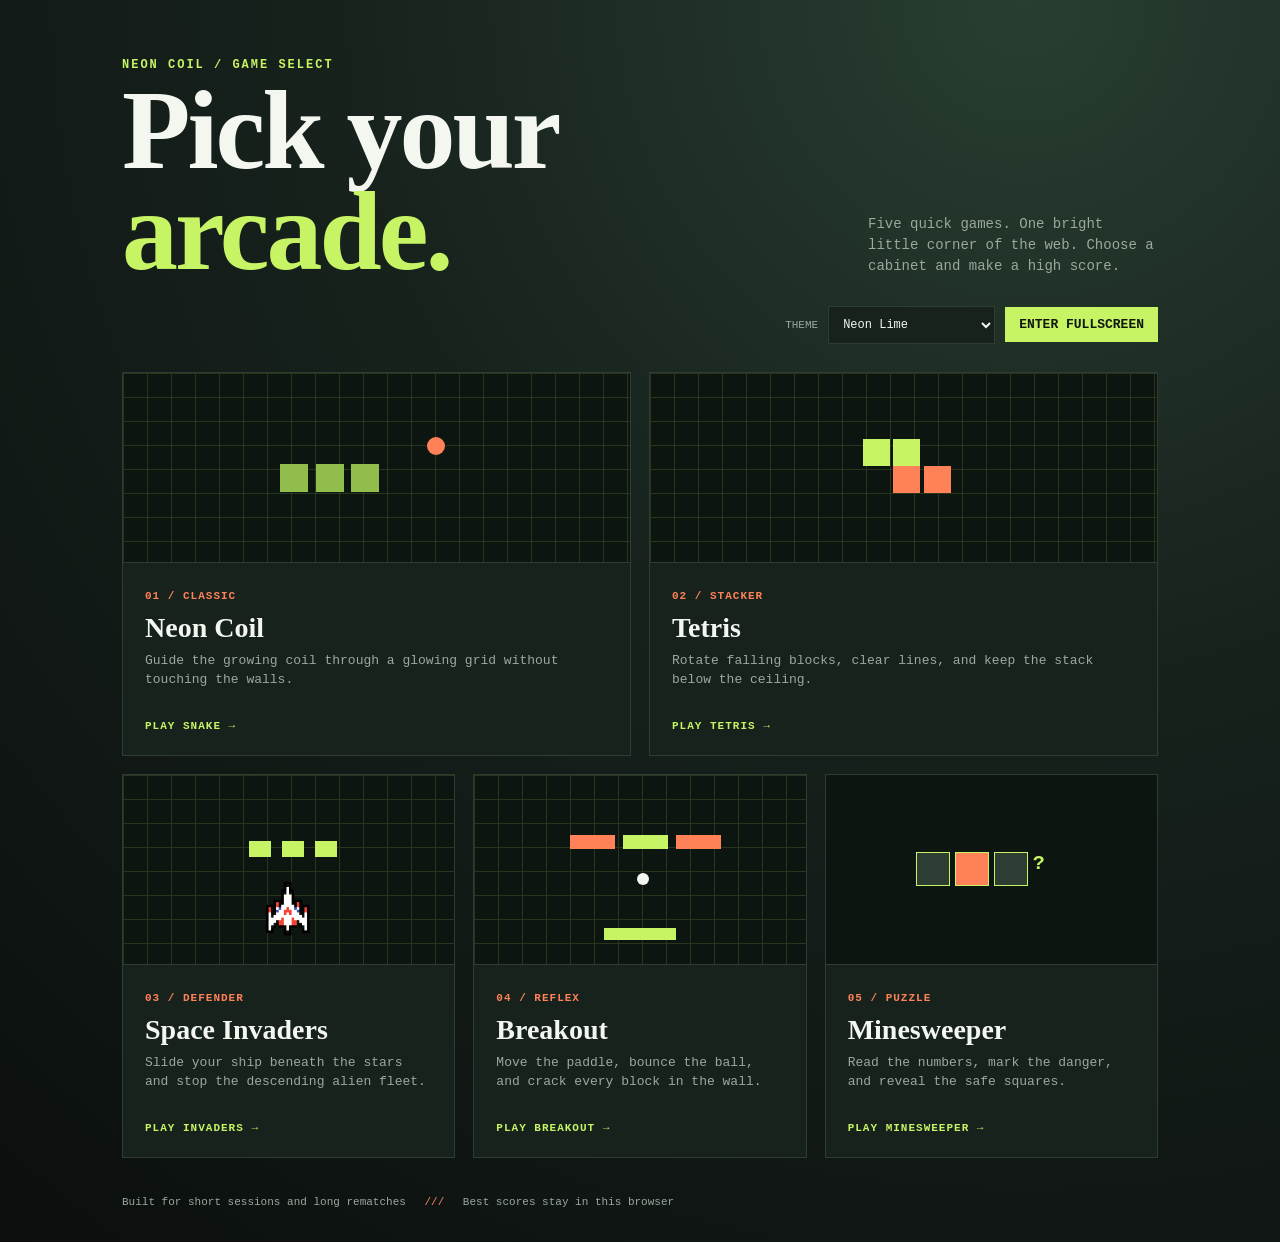
<file: index.html>
<!doctype html>
<html lang="en">
<head>
  <meta charset="utf-8">
  <meta name="viewport" content="width=device-width, initial-scale=1">
  <meta name="theme-color" content="#0b0f0d">
  <title>Neon Coil Arcade</title>
  <link rel="stylesheet" href="styles.css">
</head>
<body class="lobby">
  <main class="shell">
    <header class="lobby-header">
      <div>
        <p class="eyebrow">Neon Coil / Game Select</p>
        <h1>Pick your<br><em>arcade.</em></h1>
      </div>
      <p class="intro">Five quick games. One bright little corner of the web. Choose a cabinet and make a high score.</p>
    </header>
    <div class="lobby-tools" aria-label="Arcade settings">
      <label for="theme">Theme</label>
      <select id="theme" aria-label="Choose color theme"><option value="lime">Neon Lime</option><option value="ocean">Electric Ocean</option><option value="ember">Hot Ember</option><option value="cobalt">Cobalt Arcade</option><option value="coral">Coral Pop</option><option value="violet">Violet Pulse</option></select>
      <button id="fullscreen" type="button">ENTER FULLSCREEN</button>
    </div>
    <section class="game-grid" aria-label="Available games">
      <a class="game-card featured" href="snake.html"><div class="preview preview-snake" aria-hidden="true"><i></i><i></i><i></i><b></b></div><div class="card-copy"><span class="card-number">01 / CLASSIC</span><h2>Neon Coil</h2><p>Guide the growing coil through a glowing grid without touching the walls.</p><span class="play-link">PLAY SNAKE &rarr;</span></div></a>
      <a class="game-card" href="tetris.html"><div class="preview preview-tetris" aria-hidden="true"><i></i><i></i><b></b><em></em></div><div class="card-copy"><span class="card-number">02 / STACKER</span><h2>Tetris</h2><p>Rotate falling blocks, clear lines, and keep the stack below the ceiling.</p><span class="play-link">PLAY TETRIS &rarr;</span></div></a>
      <a class="game-card" href="space-invaders.html"><div class="preview preview-invaders" aria-hidden="true"><i></i><i></i><i></i><img src="Images/Space-Invaders-ship.png" alt=""></div><div class="card-copy"><span class="card-number">03 / DEFENDER</span><h2>Space Invaders</h2><p>Slide your ship beneath the stars and stop the descending alien fleet.</p><span class="play-link">PLAY INVADERS &rarr;</span></div></a>
      <a class="game-card" href="breakout.html"><div class="preview preview-breakout" aria-hidden="true"><i></i><i></i><i></i><b></b></div><div class="card-copy"><span class="card-number">04 / REFLEX</span><h2>Breakout</h2><p>Move the paddle, bounce the ball, and crack every block in the wall.</p><span class="play-link">PLAY BREAKOUT &rarr;</span></div></a>
      <a class="game-card" href="minesweeper.html"><div class="preview preview-mines" aria-hidden="true"><i></i><i></i><i></i><b>?</b></div><div class="card-copy"><span class="card-number">05 / PUZZLE</span><h2>Minesweeper</h2><p>Read the numbers, mark the danger, and reveal the safe squares.</p><span class="play-link">PLAY MINESWEEPER &rarr;</span></div></a>
    </section>
    <footer class="lobby-footer">Built for short sessions and long rematches <span>///</span> Best scores stay in this browser</footer>
  </main>
  <script src="arcade.js"></script>
</body>
</html>
</file>
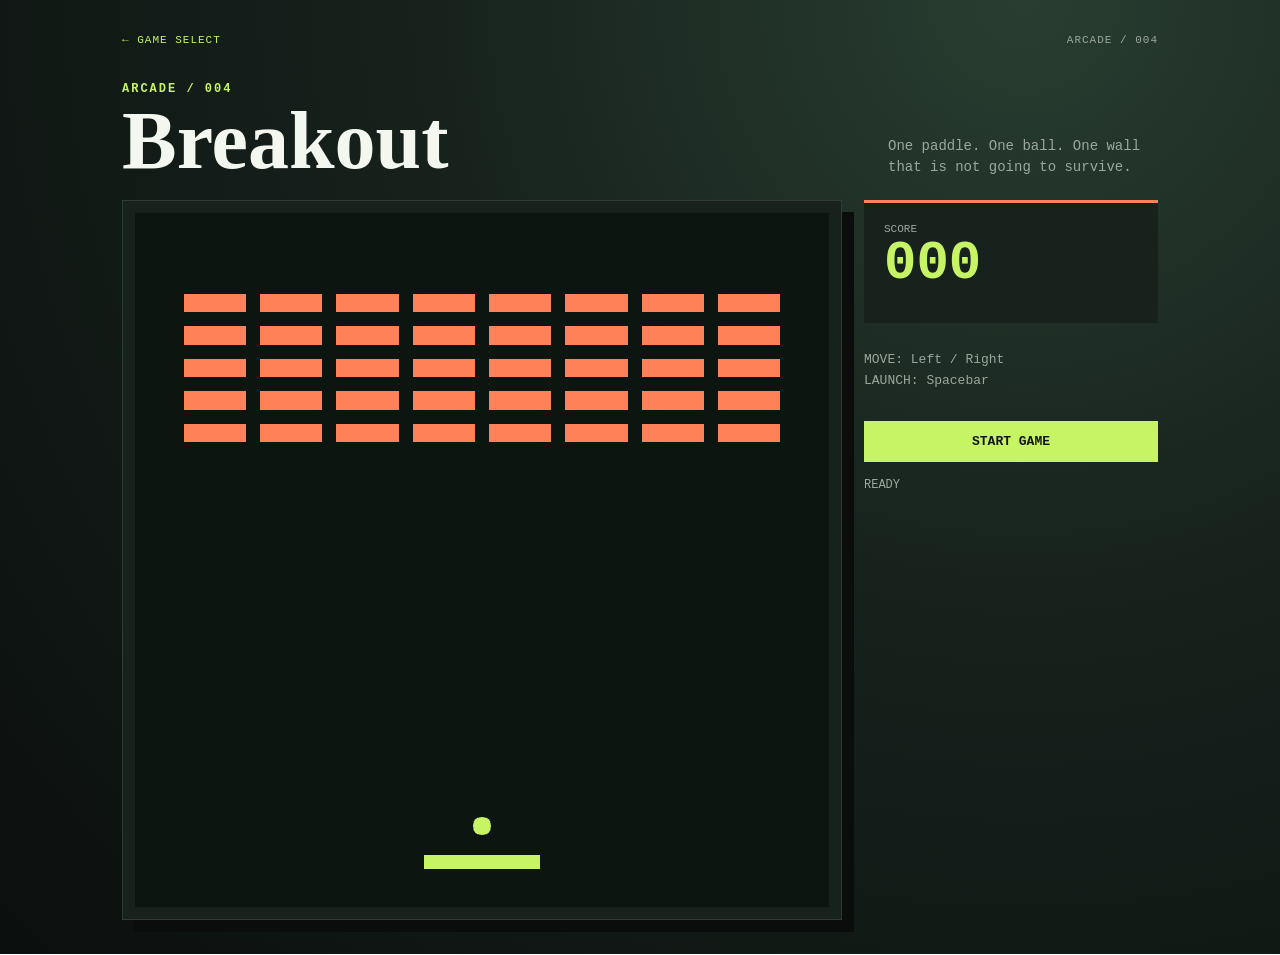
<file: breakout.html>
<!doctype html><html lang="en"><head><meta charset="utf-8"><meta name="viewport" content="width=device-width,initial-scale=1"><title>Breakout | Neon Coil Arcade</title><link rel="stylesheet" href="styles.css"></head><body class="game-page"><main class="shell"><nav class="arcade-nav"><a href="index.html">&larr; GAME SELECT</a><span>ARCADE / 004</span></nav><header class="masthead"><div><p class="eyebrow">Arcade / 004</p><h1>Breakout</h1></div><p class="intro">One paddle. One ball. One wall that is not going to survive.</p></header><section class="game-layout"><div class="board-frame"><canvas id="game" class="game-canvas" width="600" height="600" aria-label="Breakout game board"></canvas></div><aside class="sidebar"><div class="score-panel"><span>Score</span><strong id="score">000</strong></div><p class="game-note">MOVE: Left / Right<br>LAUNCH: Spacebar</p><button id="start">START GAME</button><p class="hint" id="status">READY</p></aside></section></main><script src="breakout.js"></script></body></html>
</file>
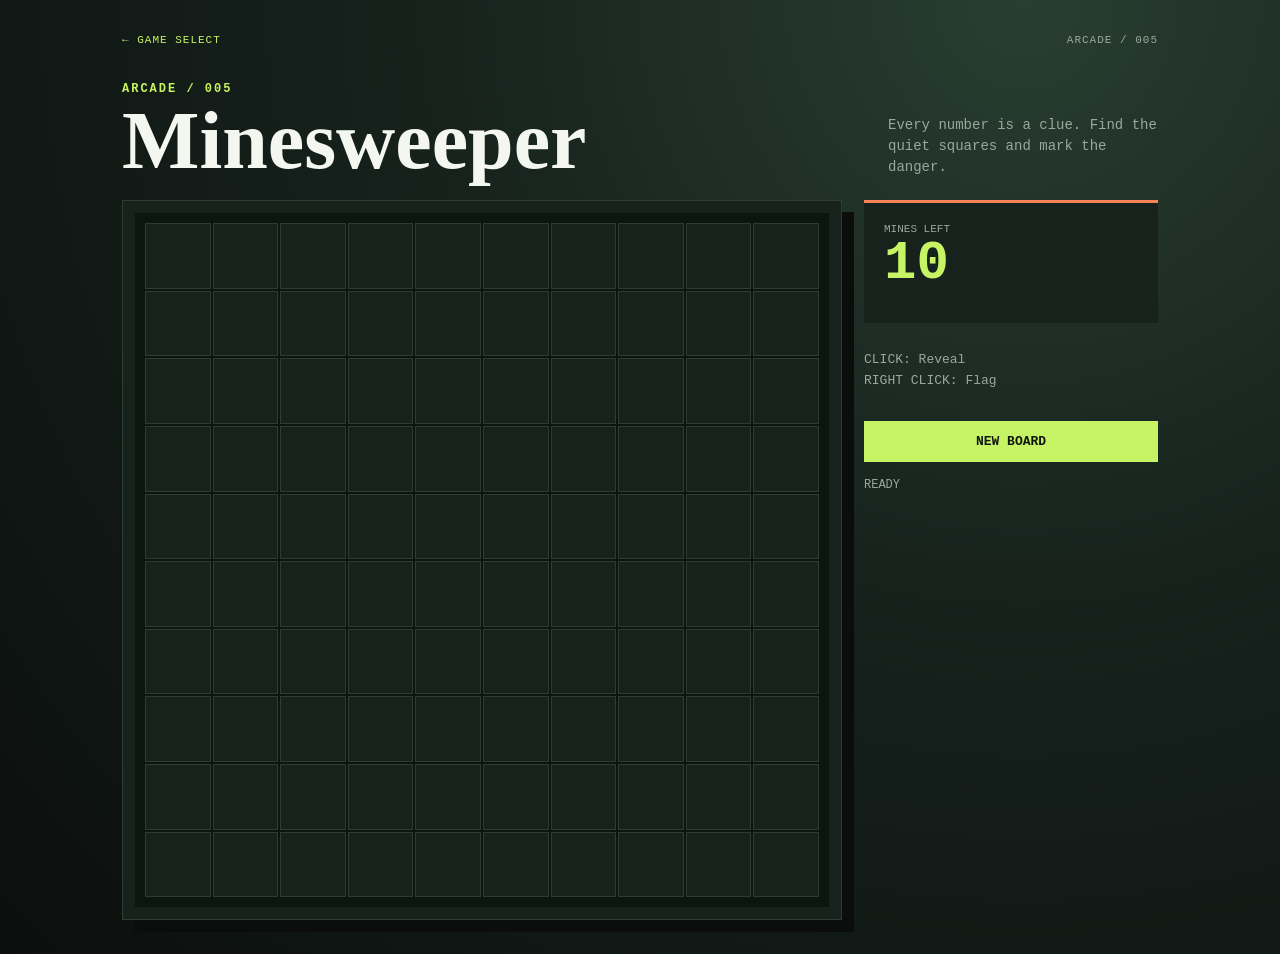
<file: minesweeper.html>
<!doctype html><html lang="en"><head><meta charset="utf-8"><meta name="viewport" content="width=device-width,initial-scale=1"><title>Minesweeper | Neon Coil Arcade</title><link rel="stylesheet" href="styles.css"></head><body class="game-page"><main class="shell"><nav class="arcade-nav"><a href="index.html">&larr; GAME SELECT</a><span>ARCADE / 005</span></nav><header class="masthead"><div><p class="eyebrow">Arcade / 005</p><h1>Minesweeper</h1></div><p class="intro">Every number is a clue. Find the quiet squares and mark the danger.</p></header><section class="game-layout"><div class="board-frame"><div id="board" class="grid-board" aria-label="Minesweeper board"></div></div><aside class="sidebar"><div class="score-panel"><span>Mines left</span><strong id="mines-left">10</strong></div><p class="game-note">CLICK: Reveal<br>RIGHT CLICK: Flag</p><button id="start">NEW BOARD</button><p class="hint" id="status">READY</p></aside></section></main><script src="minesweeper.js"></script></body></html>
</file>
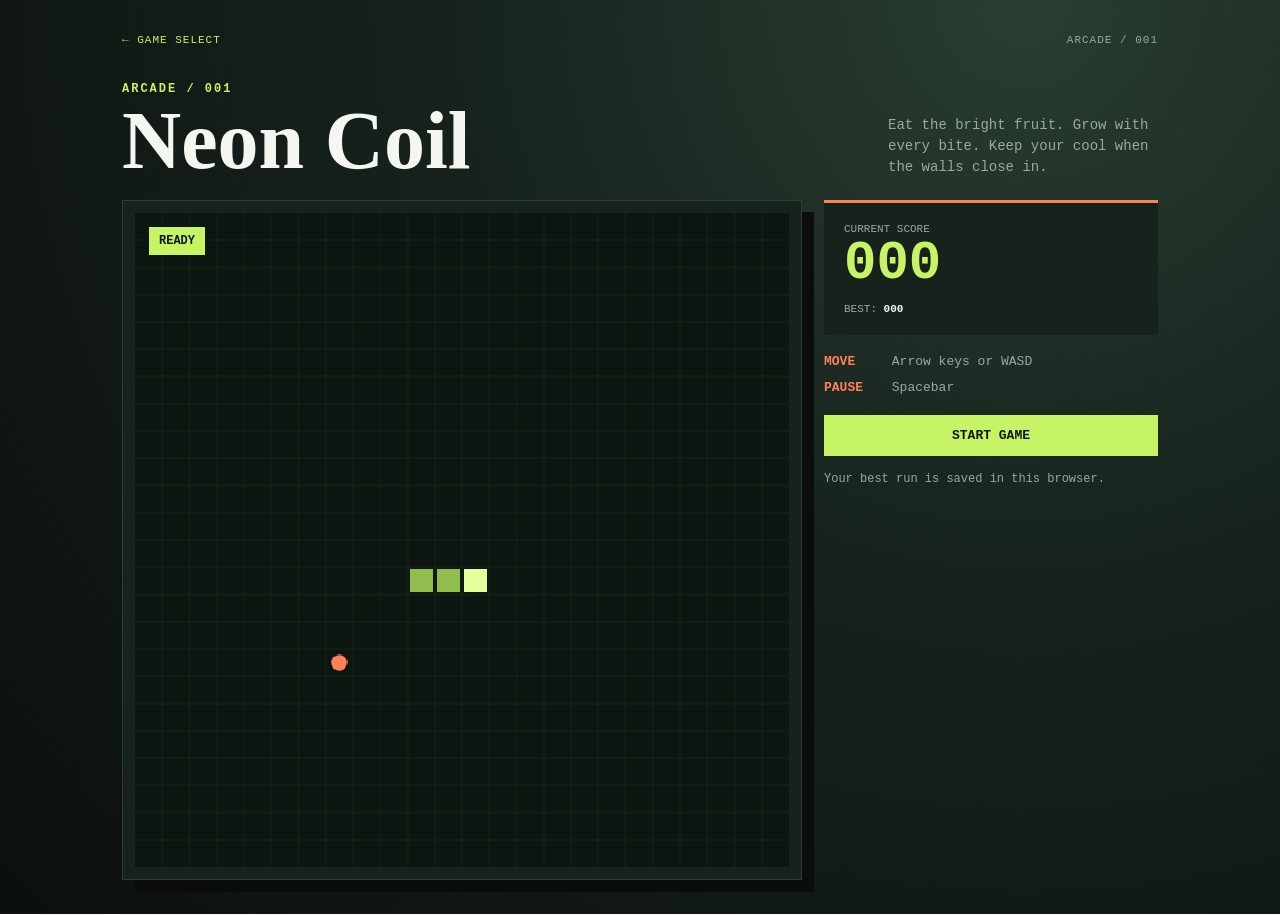
<file: snake.html>
<!doctype html>
<html lang="en"><head><meta charset="utf-8"><meta name="viewport" content="width=device-width, initial-scale=1"><meta name="theme-color" content="#0b0f0d"><title>Neon Coil | Snake</title><link rel="stylesheet" href="styles.css"></head>
<body><main class="shell"><nav class="arcade-nav"><a href="index.html">&larr; GAME SELECT</a><span>ARCADE / 001</span></nav><header class="masthead"><div><p class="eyebrow">Arcade / 001</p><h1>Neon Coil</h1></div><p class="intro">Eat the bright fruit. Grow with every bite. Keep your cool when the walls close in.</p></header><section class="game-layout" aria-label="Snake game"><div class="board-frame"><div class="status" id="status">READY</div><canvas id="game" width="600" height="600" aria-label="Snake game board"></canvas></div><aside class="sidebar"><div class="score-panel"><span>Current score</span><strong id="score">000</strong><small>Best: <b id="best">000</b></small></div><div class="controls"><span>MOVE</span> Arrow keys or WASD<br><span>PAUSE</span> Spacebar</div><button id="start" type="button">START GAME</button><p class="hint">Your best run is saved in this browser.</p></aside></section></main><script src="arcade.js"></script><script src="game.js"></script></body></html>
</file>
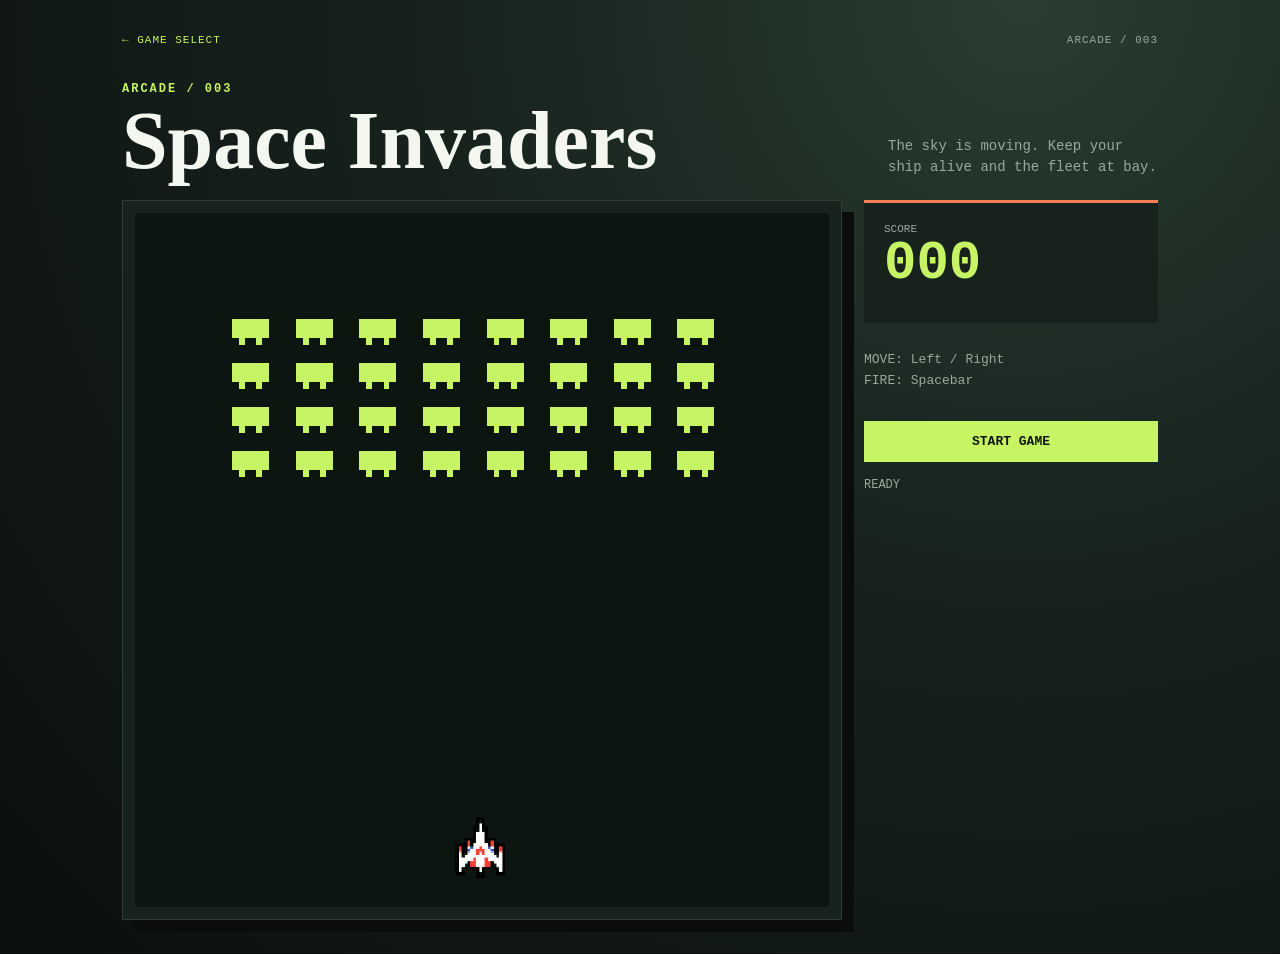
<file: space-invaders.html>
<!doctype html><html lang="en"><head><meta charset="utf-8"><meta name="viewport" content="width=device-width,initial-scale=1"><title>Space Invaders | Neon Coil Arcade</title><link rel="stylesheet" href="styles.css"></head><body class="game-page"><main class="shell"><nav class="arcade-nav"><a href="index.html">&larr; GAME SELECT</a><span>ARCADE / 003</span></nav><header class="masthead"><div><p class="eyebrow">Arcade / 003</p><h1>Space Invaders</h1></div><p class="intro">The sky is moving. Keep your ship alive and the fleet at bay.</p></header><section class="game-layout"><div class="board-frame"><canvas id="game" class="game-canvas" width="600" height="600" aria-label="Space Invaders game board"></canvas></div><aside class="sidebar"><div class="score-panel"><span>Score</span><strong id="score">000</strong></div><p class="game-note">MOVE: Left / Right<br>FIRE: Spacebar</p><button id="start">START GAME</button><p class="hint" id="status">READY</p></aside></section></main><script src="space-invaders.js"></script></body></html>
</file>
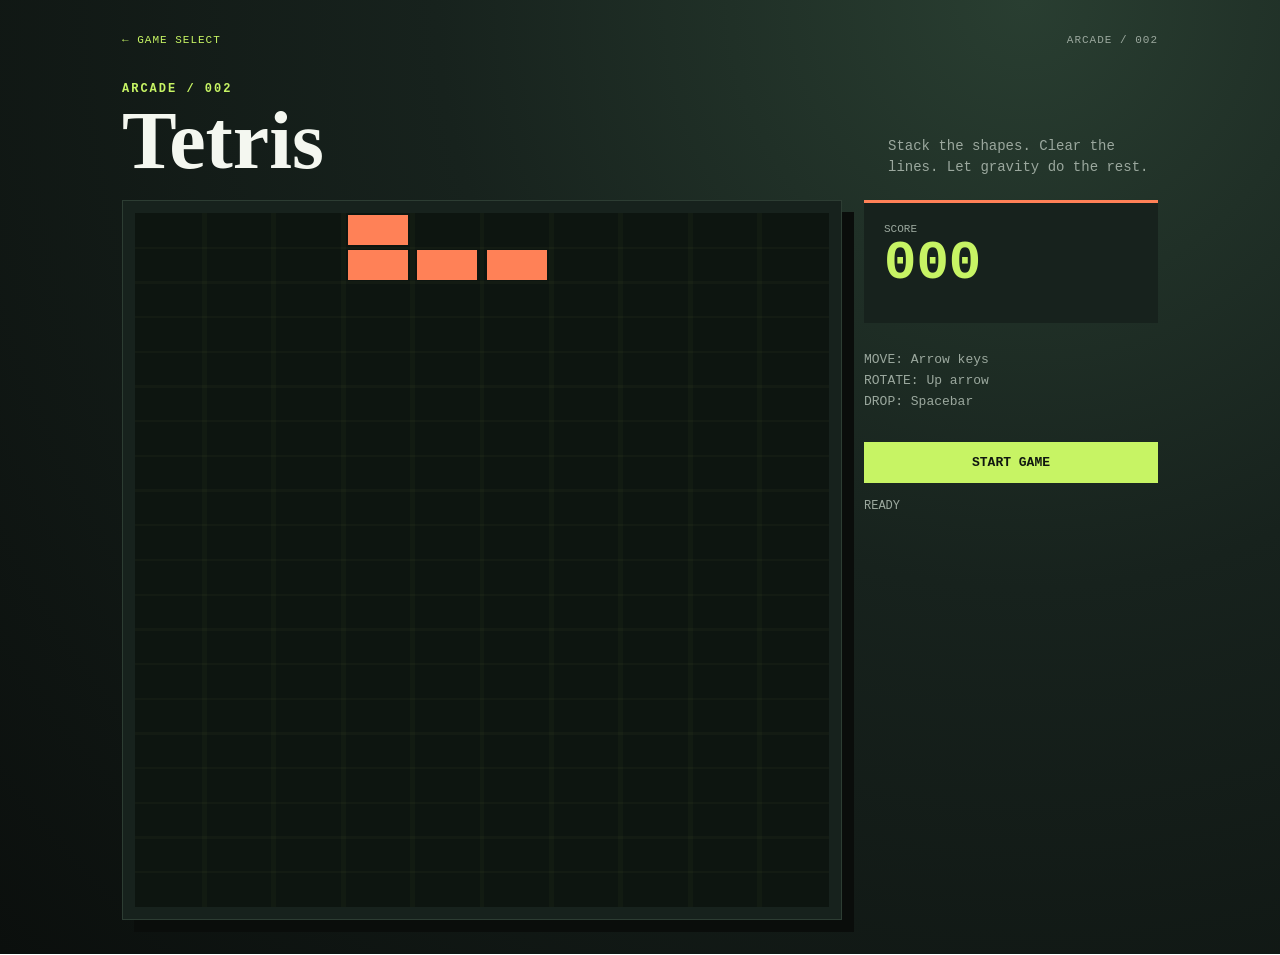
<file: tetris.html>
<!doctype html><html lang="en"><head><meta charset="utf-8"><meta name="viewport" content="width=device-width,initial-scale=1"><title>Tetris | Neon Coil Arcade</title><link rel="stylesheet" href="styles.css"></head><body class="game-page"><main class="shell"><nav class="arcade-nav"><a href="index.html">&larr; GAME SELECT</a><span>ARCADE / 002</span></nav><header class="masthead"><div><p class="eyebrow">Arcade / 002</p><h1>Tetris</h1></div><p class="intro">Stack the shapes. Clear the lines. Let gravity do the rest.</p></header><section class="game-layout"><div class="board-frame"><canvas id="game" class="game-canvas" width="300" height="600" aria-label="Tetris game board"></canvas></div><aside class="sidebar"><div class="score-panel"><span>Score</span><strong id="score">000</strong></div><p class="game-note">MOVE: Arrow keys<br>ROTATE: Up arrow<br>DROP: Spacebar</p><button id="start">START GAME</button><p class="hint" id="status">READY</p></aside></section></main><script src="tetris.js"></script></body></html>
</file>
<file: styles.css>
:root {
  --ink: #f4f7f0;
  --muted: #9ba89e;
  --panel: #17221d;
  --line: #2d3d33;
  --lime: #c7f464;
  --orange: #ff8157;
  --night: #0b0f0d;
  --board: #0d1510;
  --grid: rgba(199, 244, 100, .06);
  --food: #ff8157;
  --head: #e5ff9c;
  --snake: #91bd4c;
  --overlay: rgba(8, 12, 9, .68);
  --atmosphere: #293e31;
  --shadow: #0a0d0b;
}

body[data-theme="ocean"] {
  --ink: #eefaff;
  --muted: #91b5c2;
  --panel: #11232b;
  --line: #244754;
  --lime: #57e4e8;
  --orange: #62a7ff;
  --night: #071117;
  --board: #0a1a22;
  --grid: rgba(87, 228, 232, .1);
  --food: #62a7ff;
  --head: #b9ffff;
  --snake: #39aebd;
  --overlay: rgba(4, 12, 18, .7);
  --atmosphere: #164653;
  --shadow: #041016;
}

body[data-theme="ember"] {
  --ink: #fff4e8;
  --muted: #c5a18d;
  --panel: #2b1b18;
  --line: #5c3228;
  --lime: #ffd166;
  --orange: #ff6b4a;
  --night: #160d0b;
  --board: #241310;
  --grid: rgba(255, 209, 102, .1);
  --food: #ff6b4a;
  --head: #fff0a8;
  --snake: #d98943;
  --overlay: rgba(20, 8, 5, .7);
  --atmosphere: #673025;
  --shadow: #100806;
}

body[data-theme="cobalt"] {
  --ink: #eef2ff;
  --muted: #9ca9c9;
  --panel: #17213b;
  --line: #30436e;
  --lime: #8bb8ff;
  --orange: #ff9f68;
  --night: #0b1020;
  --board: #111a31;
  --grid: rgba(139, 184, 255, .1);
  --food: #ff9f68;
  --head: #d9e6ff;
  --snake: #527fc8;
  --overlay: rgba(6, 9, 20, .7);
  --atmosphere: #293d70;
  --shadow: #080b16;
}

body[data-theme="coral"] {
  --ink: #fff5f1;
  --muted: #c9a5a0;
  --panel: #321d22;
  --line: #66323b;
  --lime: #ffb4a2;
  --orange: #ffd166;
  --night: #190c10;
  --board: #29151b;
  --grid: rgba(255, 180, 162, .1);
  --food: #ffd166;
  --head: #ffe0d8;
  --snake: #d66e78;
  --overlay: rgba(22, 7, 11, .7);
  --atmosphere: #713a3f;
  --shadow: #100609;
}

body[data-theme="violet"] {
  --ink: #f8f0ff;
  --muted: #bca9c8;
  --panel: #281b35;
  --line: #55396a;
  --lime: #d0a7ff;
  --orange: #73e0c1;
  --night: #120b18;
  --board: #21152c;
  --grid: rgba(208, 167, 255, .1);
  --food: #73e0c1;
  --head: #ead8ff;
  --snake: #9364c1;
  --overlay: rgba(14, 6, 20, .7);
  --atmosphere: #543b6d;
  --shadow: #0b0610;
}

* { box-sizing: border-box; }

body {
  margin: 0;
  min-height: 100vh;
  color: var(--ink);
  background: radial-gradient(circle at 80% 0%, var(--atmosphere) 0, var(--panel) 42%, var(--night) 100%);
  font-family: Georgia, serif;
}

.shell { width: min(1080px, 100%); margin: auto; padding: 34px 22px; }
.masthead { display: flex; justify-content: space-between; align-items: end; gap: 20px; margin-bottom: 22px; }
.header-tools { display: grid; grid-template-columns: auto minmax(150px, 190px); gap: 7px 10px; align-items: center; }
.header-tools label { color: var(--muted); font: 11px monospace; text-transform: uppercase; }
.header-tools select { padding: 9px 30px 9px 10px; border: 1px solid var(--line); color: var(--ink); background: var(--panel); font: 12px monospace; }
.header-tools .intro { grid-column: 1 / -1; }
.eyebrow { margin: 0 0 8px; color: var(--lime); font: 700 12px/1.2 monospace; letter-spacing: 2px; text-transform: uppercase; }
h1 { margin: 0; font-size: clamp(42px, 8vw, 82px); line-height: .9; }
.intro { max-width: 270px; margin: 0; color: var(--muted); font: 14px/1.5 monospace; }
.game-layout { display: grid; grid-template-columns: minmax(280px, 680px) 1fr; gap: 22px; align-items: start; }
.board-frame { position: relative; padding: 12px; background: var(--panel); border: 1px solid var(--line); box-shadow: 12px 12px 0 var(--shadow); }
canvas { display: block; width: 100%; aspect-ratio: 1; background: #0d1510; image-rendering: pixelated; }
.status { position: absolute; top: 26px; left: 26px; padding: 7px 10px; color: #101710; background: var(--lime); font: 700 12px monospace; }
.sidebar { display: grid; gap: 14px; }
.score-panel { padding: 20px; border-top: 3px solid var(--orange); background: var(--panel); }
.score-panel span, .score-panel small { display: block; color: var(--muted); font: 11px monospace; text-transform: uppercase; }
.score-panel strong { display: block; margin: 2px 0 12px; color: var(--lime); font: 700 54px/1 monospace; }
.score-panel b { color: var(--ink); }
.controls { color: var(--muted); font: 13px/2 monospace; }
.controls span { display: inline-block; width: 60px; color: var(--orange); font-weight: 700; }
button { width: 100%; padding: 13px 16px; border: 0; color: #101710; background: var(--lime); cursor: pointer; font: 700 13px monospace; }
button:hover { background: #e0ff91; }
.sidebar button + button { color: var(--ink); background: transparent; border: 1px solid var(--line); }
.sidebar button + button:hover { color: var(--night); background: var(--lime); }
.hint { margin: 0; color: var(--muted); font: 12px/1.5 monospace; }

.shell:fullscreen { width: 100%; min-height: 100vh; padding: 34px 5vw; overflow: auto; background: var(--night); }

.lobby .shell { max-width: 1240px; padding-top: 58px; }
.lobby-header { display: flex; justify-content: space-between; align-items: end; gap: 32px; margin-bottom: 42px; }
.lobby h1 { font-size: clamp(54px, 10vw, 112px); letter-spacing: -3px; }
.lobby h1 em { color: var(--lime); font-style: normal; }
.lobby-header .intro { max-width: 290px; margin-bottom: 5px; }
.lobby-tools { display: flex; justify-content: flex-end; align-items: center; gap: 10px; margin: -18px 0 28px; }
.lobby-tools label { color: var(--muted); font: 11px monospace; text-transform: uppercase; }
.lobby-tools select { padding: 10px 34px 10px 10px; border: 1px solid var(--line); color: var(--ink); background: var(--panel); font: 12px monospace; }
.lobby-tools button { width: auto; padding: 10px 14px; }
.game-grid { display: grid; grid-template-columns: repeat(6, 1fr); gap: 18px; }
.game-card { grid-column: span 2; display: grid; color: var(--ink); background: var(--panel); border: 1px solid var(--line); text-decoration: none; transition: transform .2s ease, border-color .2s ease; }
.game-card:first-child, .game-card:nth-child(2) { grid-column: span 3; }
.game-card:hover { border-color: var(--lime); transform: translateY(-5px); }
.preview { position: relative; height: 190px; overflow: hidden; background: var(--board); border-bottom: 1px solid var(--line); }
.preview::after { content: ""; position: absolute; inset: 0; opacity: .15; background-image: linear-gradient(var(--lime) 1px, transparent 1px), linear-gradient(90deg, var(--lime) 1px, transparent 1px); background-size: 24px 24px; }
.preview i, .preview b, .preview em { position: absolute; z-index: 1; display: block; font-style: normal; }
.preview-snake i { width: 28px; height: 28px; background: var(--snake); }
.preview-snake i:nth-child(1) { left: 31%; top: 48%; }.preview-snake i:nth-child(2) { left: 38%; top: 48%; }.preview-snake i:nth-child(3) { left: 45%; top: 48%; }.preview-snake b { left: 60%; top: 34%; width: 18px; height: 18px; border-radius: 50%; background: var(--food); }
.preview-tetris i, .preview-tetris b, .preview-tetris em { width: 27px; height: 27px; background: var(--lime); }.preview-tetris i:nth-child(1) { left: 42%; top: 35%; }.preview-tetris i:nth-child(2) { left: 48%; top: 35%; }.preview-tetris b { left: 48%; top: 49%; background: var(--orange); }.preview-tetris em { left: 54%; top: 49%; background: var(--orange); }
.preview-invaders i { width: 22px; height: 16px; background: var(--lime); top: 35%; }.preview-invaders i:nth-child(1) { left: 38%; }.preview-invaders i:nth-child(2) { left: 48%; }.preview-invaders i:nth-child(3) { left: 58%; }.preview-invaders img { position: absolute; z-index: 1; bottom: 8px; left: 50%; width: 82px; height: 82px; object-fit: contain; transform: translateX(-50%); }
.preview-breakout i { width: 45px; height: 14px; top: 32%; background: var(--orange); }.preview-breakout i:nth-child(1) { left: 29%; }.preview-breakout i:nth-child(2) { left: 45%; background: var(--lime); }.preview-breakout i:nth-child(3) { left: 61%; }.preview-breakout b { left: 49%; top: 52%; width: 12px; height: 12px; border-radius: 50%; background: var(--ink); }.preview-breakout::before { content: ""; position: absolute; z-index: 1; bottom: 24px; left: 39%; width: 22%; height: 12px; background: var(--lime); }
.preview-mines { display: grid; grid-template-columns: repeat(4, 34px); gap: 5px; place-content: center; }.preview-mines::after { display: none; }.preview-mines i { position: relative; width: 34px; height: 34px; background: var(--line); border: 1px solid var(--lime); }.preview-mines i:nth-child(1) { left: 0; top: 0; }.preview-mines i:nth-child(2) { left: 0; top: 0; background: var(--orange); }.preview-mines i:nth-child(3) { left: 0; top: 0; }.preview-mines b { position: relative; left: auto; top: auto; color: var(--lime); font: bold 20px monospace; }
.card-copy { padding: 22px; }.card-number { color: var(--orange); font: 700 11px monospace; letter-spacing: 1px; }.card-copy h2 { margin: 9px 0 7px; font-size: 28px; }.card-copy p { min-height: 42px; margin: 0 0 22px; color: var(--muted); font: 13px/1.5 monospace; }.play-link { color: var(--lime); font: 700 11px monospace; letter-spacing: 1px; }.lobby-footer { margin-top: 38px; color: var(--muted); font: 11px monospace; }.lobby-footer span { margin: 0 12px; color: var(--orange); }
.arcade-nav { display: flex; justify-content: space-between; margin-bottom: 36px; color: var(--muted); font: 11px monospace; letter-spacing: 1px; }.arcade-nav a { color: var(--lime); text-decoration: none; }.arcade-nav a:hover { text-decoration: underline; }
.game-page .shell { max-width: 1120px; }.game-page h1 { font-size: clamp(42px, 8vw, 82px); }.game-page .game-layout { grid-template-columns: minmax(280px, 720px) 1fr; }
.game-canvas { display: block; width: 100%; aspect-ratio: 1; background: var(--board); image-rendering: pixelated; }
.game-note { color: var(--muted); font: 13px/1.6 monospace; }
.game-page .sidebar { align-content: start; }
.game-page .sidebar button { margin-top: 2px; }
.grid-board { display: grid; gap: 2px; padding: 10px; background: var(--board); }
.mine-cell { min-width: 0; aspect-ratio: 1; border: 1px solid var(--line); color: var(--lime); background: var(--panel); font: 700 16px monospace; cursor: pointer; }.mine-cell.revealed { cursor: default; background: var(--night); border-color: transparent; }.mine-cell.mine { background: var(--orange); color: var(--night); }

@media (max-width: 720px) {
  .shell { padding: 24px 14px; }
  .masthead { display: block; }
  .header-tools { margin-top: 20px; }
  .intro { margin-top: 15px; }
  .game-layout { grid-template-columns: 1fr; }
  .board-frame { box-shadow: 6px 6px 0 var(--shadow); }
  .lobby .shell { padding-top: 32px; }.lobby-header { display: block; }.lobby-header .intro { margin-top: 22px; }.lobby-tools { justify-content: flex-start; flex-wrap: wrap; margin: 0 0 28px; }.game-grid { grid-template-columns: 1fr; }.game-card, .game-card:first-child, .game-card:nth-child(2) { grid-column: auto; }.preview { height: 150px; }
}
</file>
